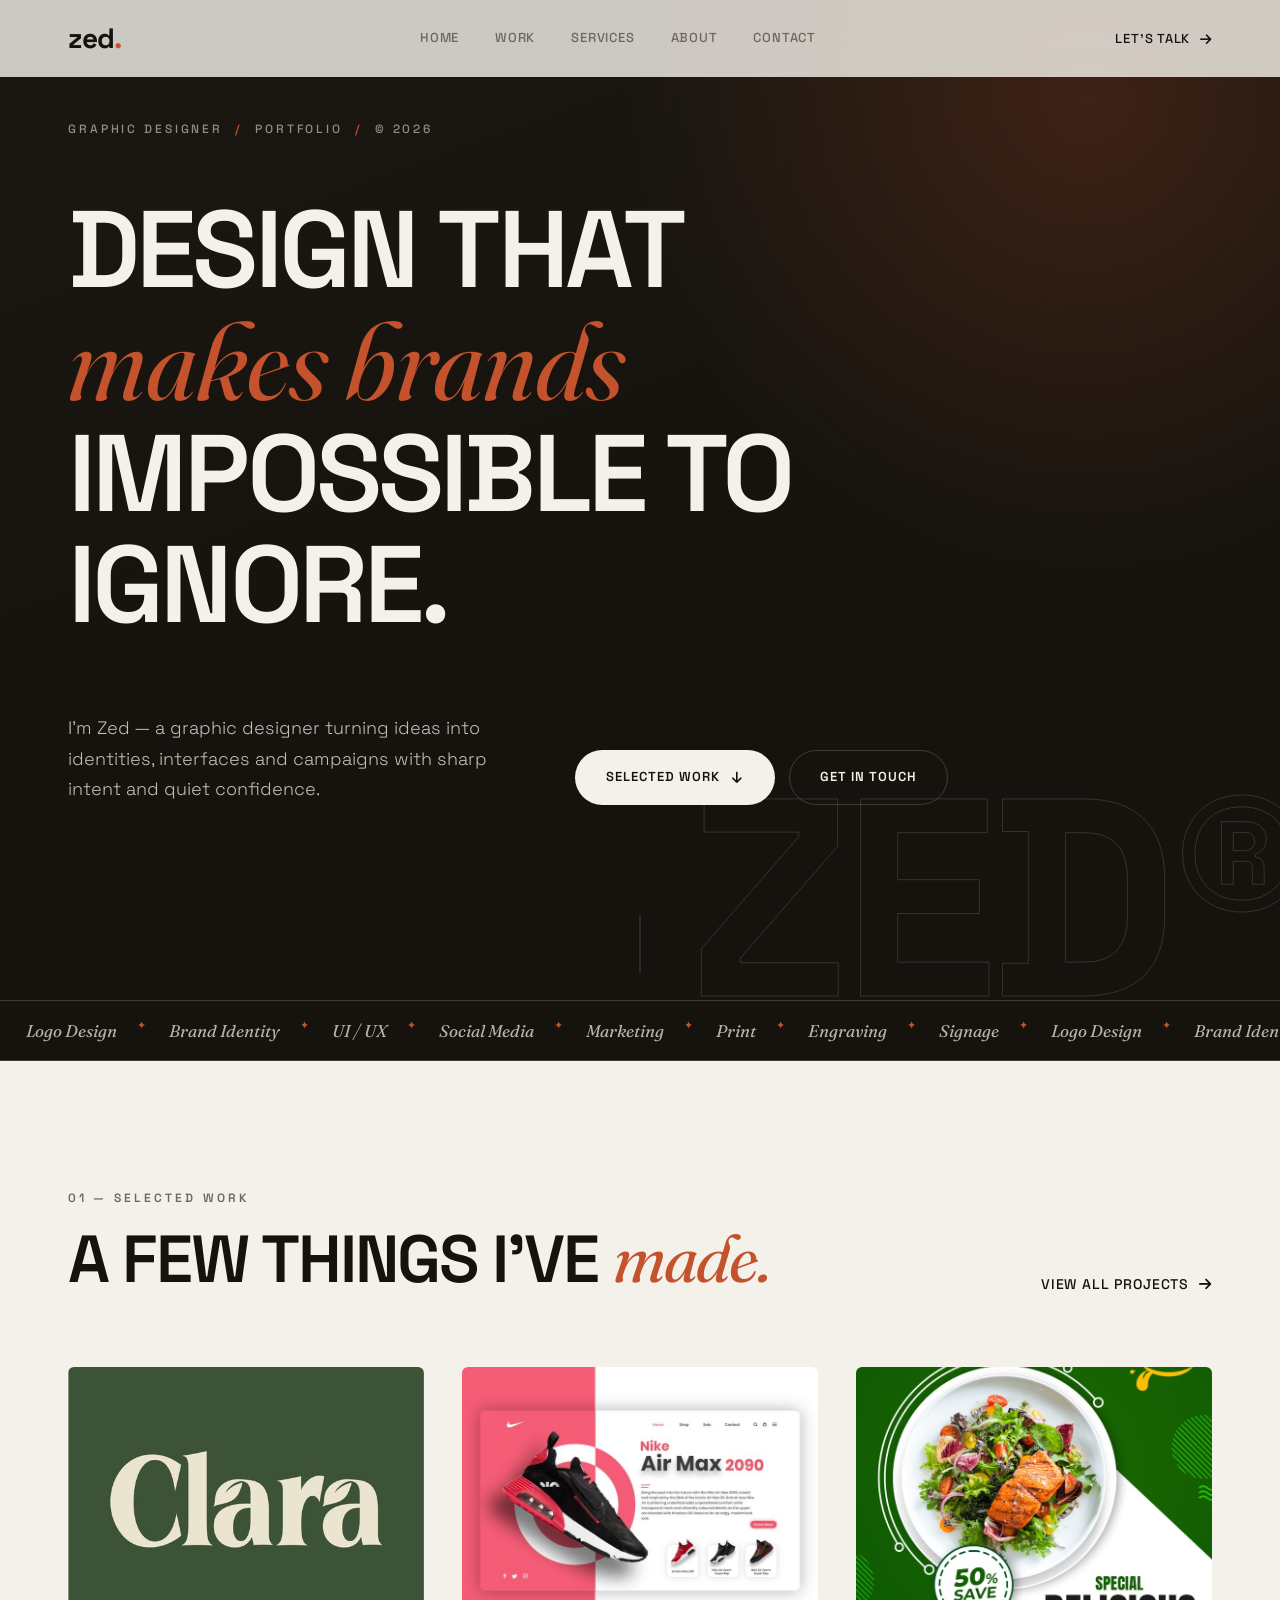
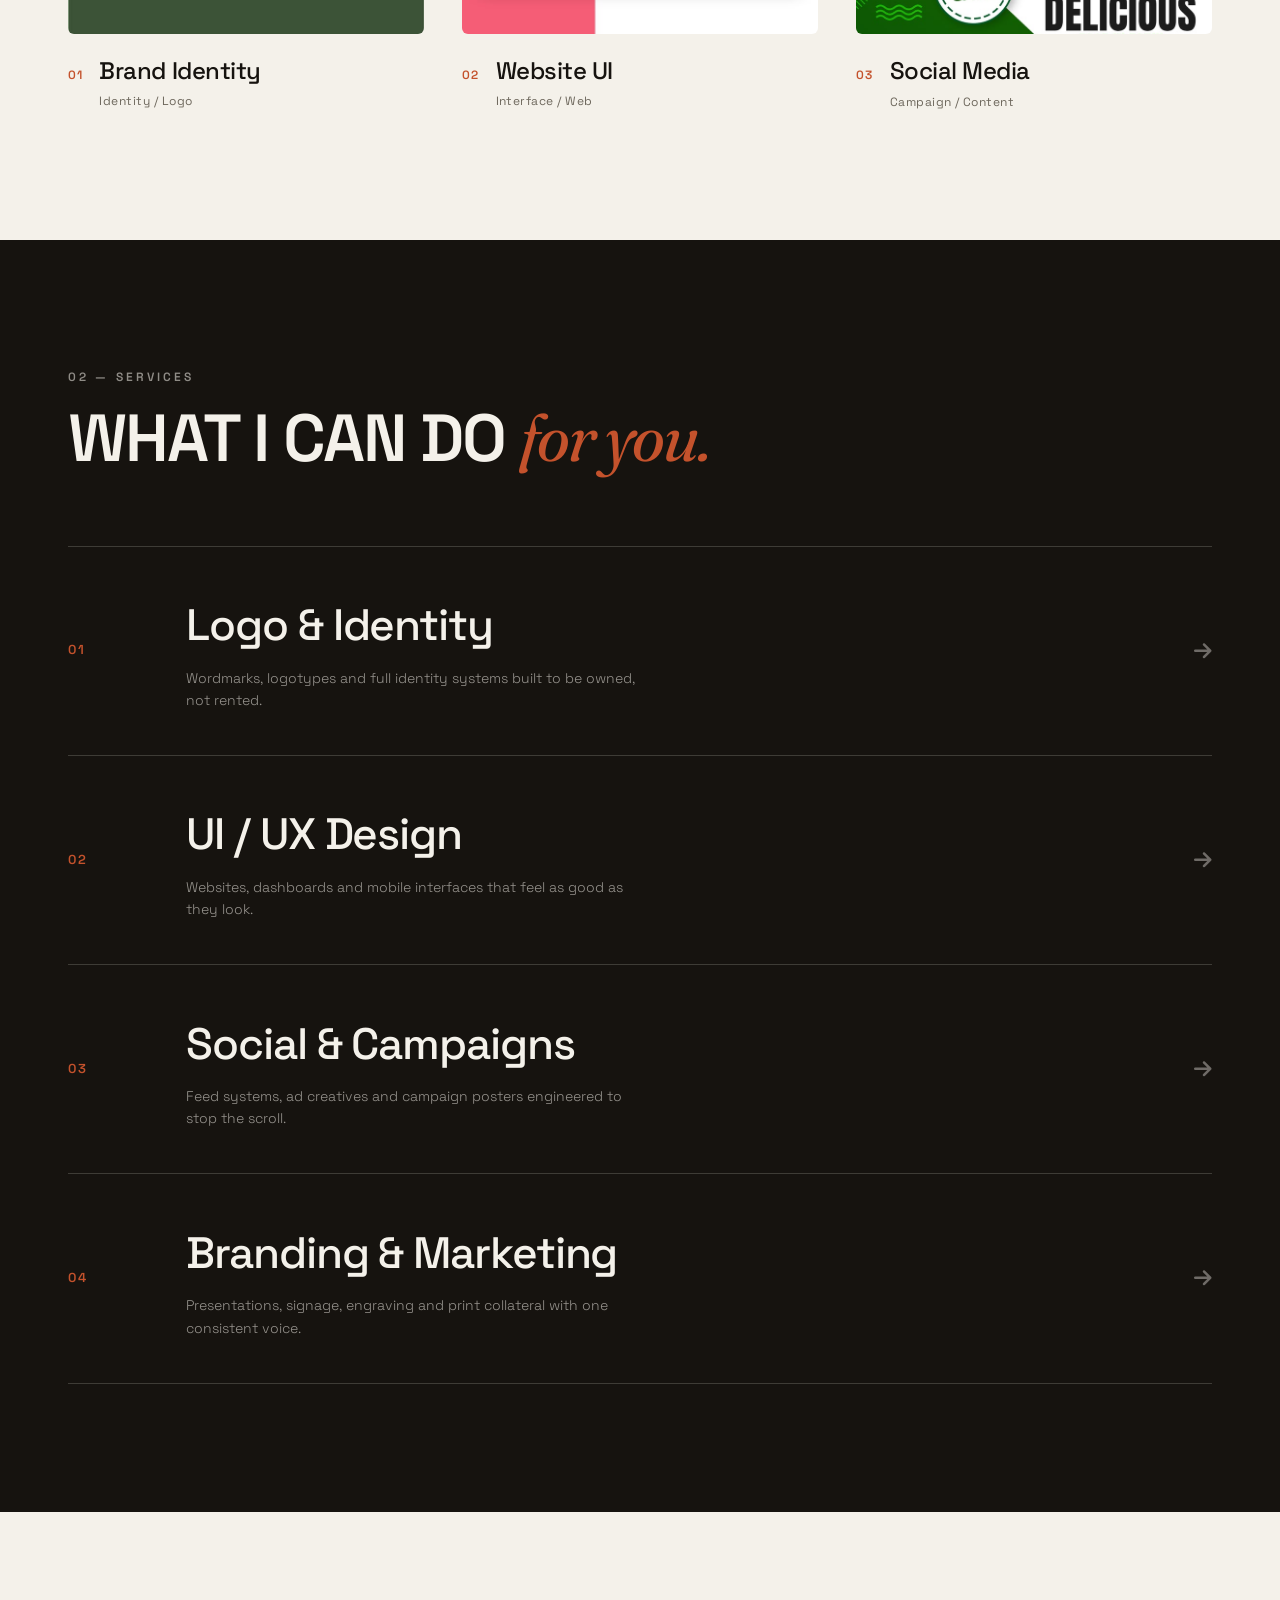
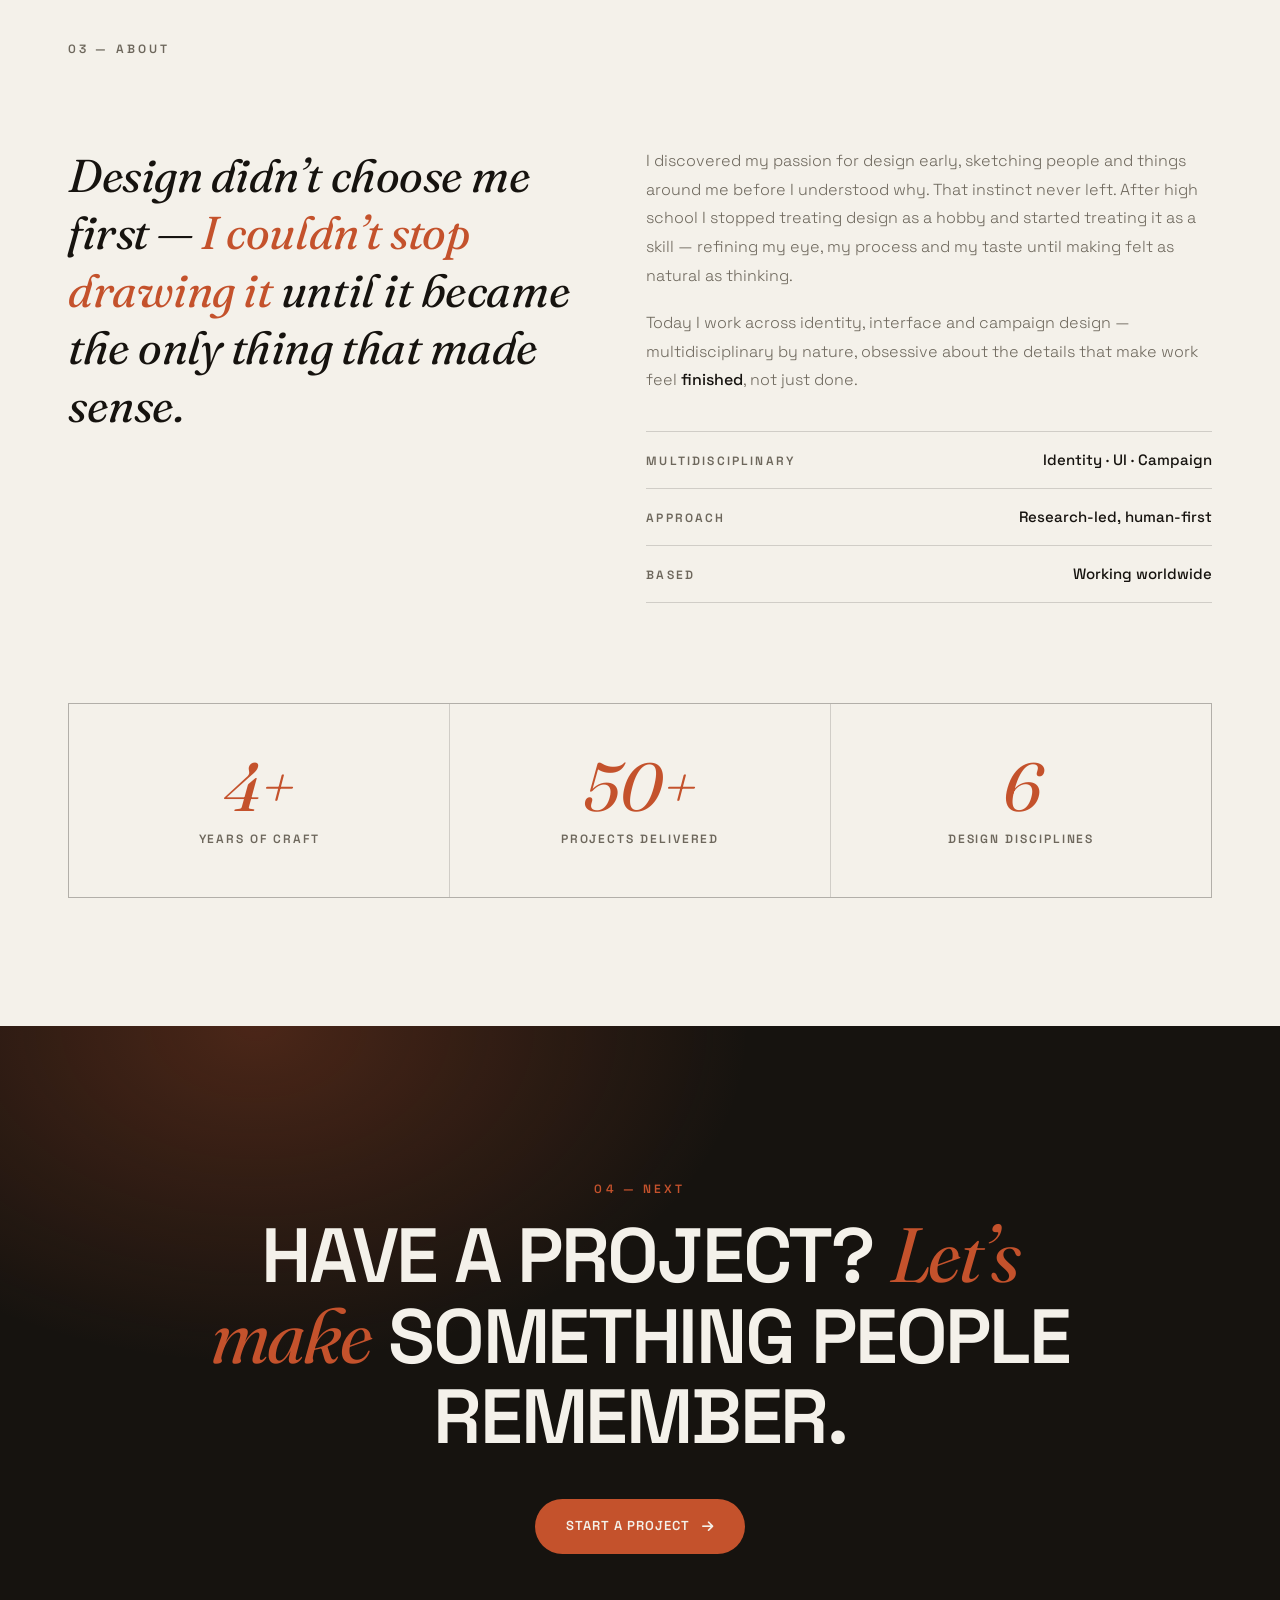
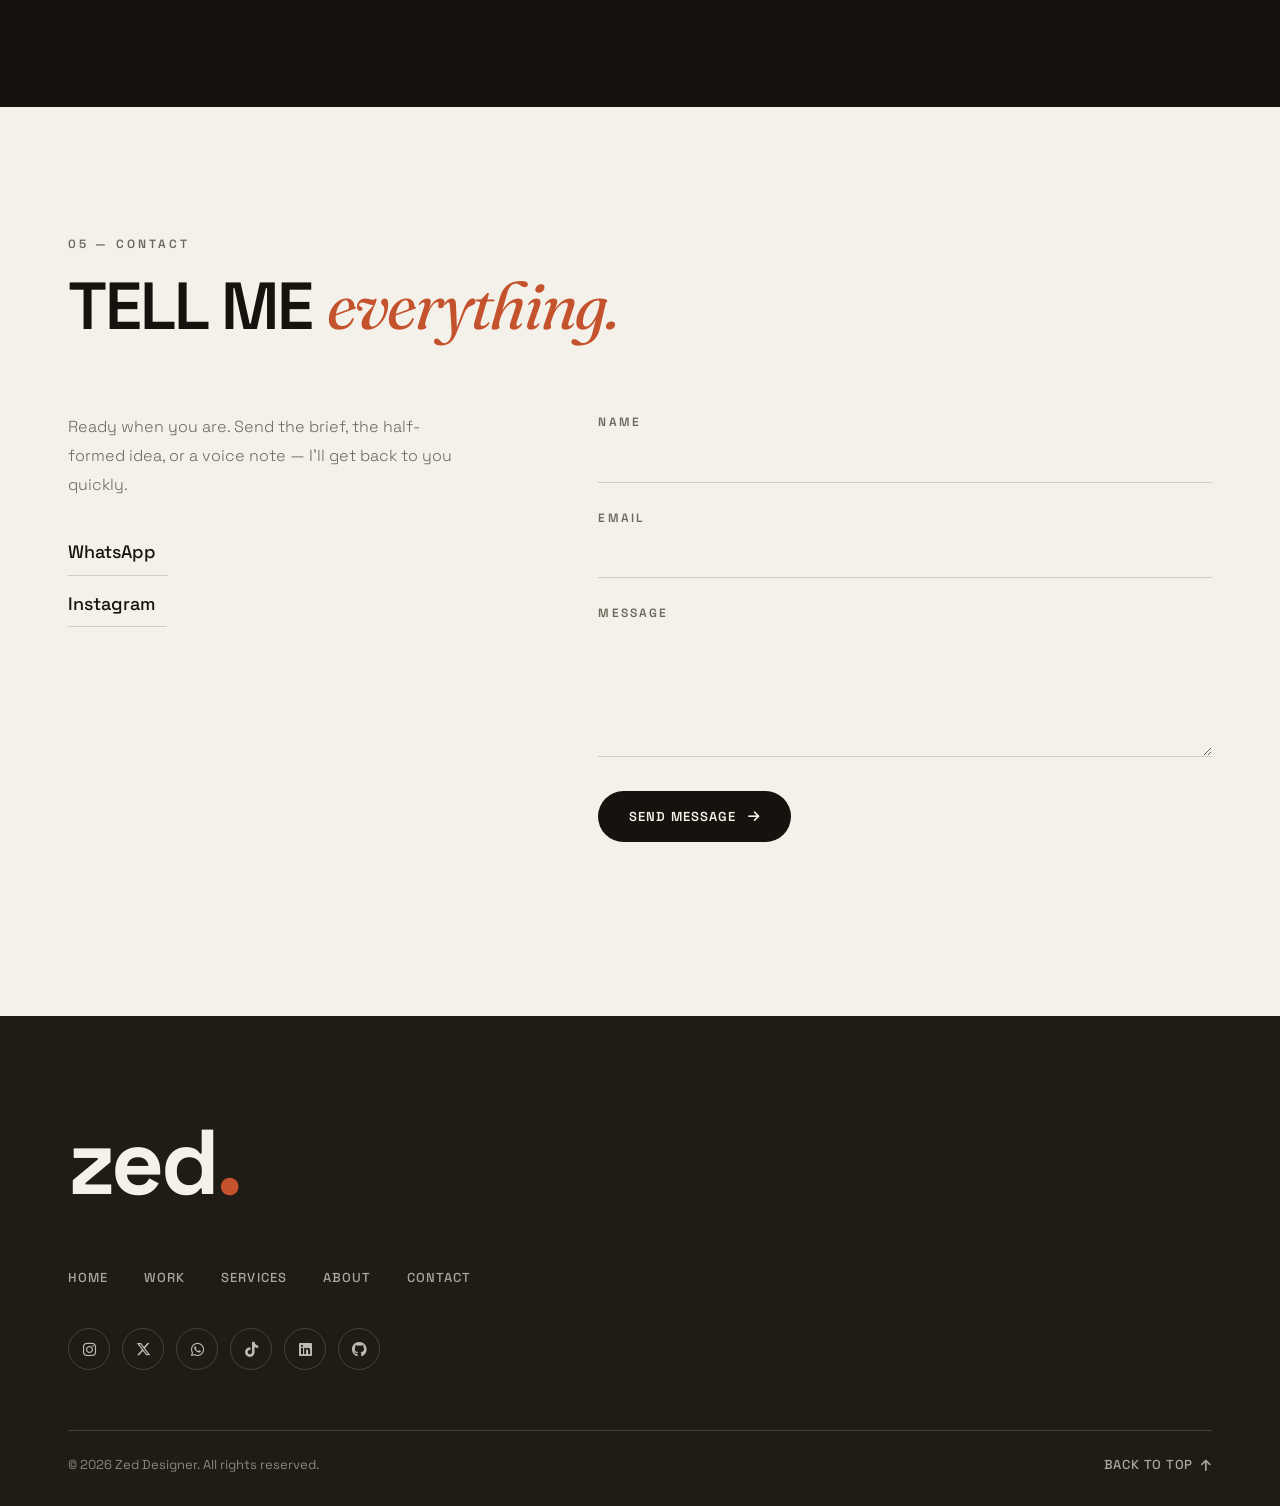
<file: index.html>
<!DOCTYPE html>
<html lang="en">
<head>
  <meta charset="UTF-8">
  <meta name="viewport" content="width=device-width, initial-scale=1.0">
  <title>Zed — Graphic Designer</title>
  <meta name="description" content="Zed is a graphic designer crafting brand identities, interfaces and campaign visuals that people remember.">
  <meta property="og:title" content="Zed — Graphic Designer">
  <meta property="og:description" content="Brand identity, UI/UX and social design studio by Zed.">
  <meta property="og:type" content="website">
  <meta name="twitter:card" content="summary_large_image">
  <link rel="icon" href="data:image/svg+xml,%3Csvg xmlns='http://www.w3.org/2000/svg' viewBox='0 0 64 64'%3E%3Crect width='64' height='64' rx='14' fill='%2316130f'/%3E%3Ctext x='32' y='45' font-family='Georgia' font-size='38' font-weight='600' font-style='italic' fill='%23f4f1ea' text-anchor='middle'%3Ezed%3C/text%3E%3C/svg%3E">
  <link rel="preconnect" href="https://fonts.googleapis.com">
  <link rel="preconnect" href="https://fonts.gstatic.com" crossorigin>
  <link href="https://fonts.googleapis.com/css2?family=Fraunces:ital,opsz,wght@1,9..144,300;1,9..144,400;1,9..144,500&family=Space+Grotesk:wght@300;400;500;600;700&display=swap" rel="stylesheet">
  <link rel="stylesheet" href="https://cdnjs.cloudflare.com/ajax/libs/font-awesome/6.5.0/css/all.min.css">
  <link rel="stylesheet" href="style.css">
</head>

<body class="page-home">

  <a class="skip-link" href="#main">Skip to main content</a>
  <div class="transition" aria-hidden="true"></div>

  <header class="site-header" id="siteHeader">
    <div class="container header-inner">
      <a class="logo" href="index.html" aria-label="Zed — home">
        <span>zed</span><i>.</i>
      </a>

      <nav class="nav" id="nav" aria-label="Main navigation">
        <a href="index.html">Home</a>
        <a href="work.html">Work</a>
        <a href="#services">Services</a>
        <a href="#about">About</a>
        <a href="#contact">Contact</a>
      </nav>

      <div class="header-cta">
        <a class="link-arrow" href="#contact">Let’s talk <i class="fa-solid fa-arrow-right" aria-hidden="true"></i></a>
      </div>

      <button class="menu-toggle" id="menuToggle" aria-label="Toggle menu" aria-expanded="false" aria-controls="nav">
        <span></span><span></span>
      </button>
    </div>
  </header>

  <main id="main">

    <section class="hero" id="top">
      <div class="container">
        <p class="hero-eyebrow reveal">Graphic Designer<span>/</span>Portfolio <span>/</span>© 2026</p>

        <h1 class="hero-title">
          <span class="line reveal">Design that</span>
          <span class="line reveal"><i>makes brands</i></span>
          <span class="line reveal">impossible to ignore.</span>
        </h1>

        <div class="hero-bottom">
          <p class="hero-intro reveal">
            I’m Zed — a graphic designer turning ideas into
            identities, interfaces and campaigns with sharp intent
            and quiet confidence.
          </p>

          <div class="hero-actions reveal">
            <a class="btn btn-light" href="#work">Selected work <i class="fa-solid fa-arrow-down" aria-hidden="true"></i></a>
            <a class="btn btn-ghost" href="#contact">Get in touch</a>
          </div>
        </div>

        <ul class="hero-meta reveal" aria-label="Availability">
          <li><span class="dot"></span> Available for new projects</li>
          <li>Brand identity</li>
          <li>UI / UX</li>
          <li>Social &amp; campaigns</li>
        </ul>
      </div>

      <div class="hero-ghost" aria-hidden="true">ZED®</div>
      <a class="scroll-cue" href="#work" aria-label="Scroll to selected work">
        <span></span>
      </a>
    </section>

    <div class="marquee" aria-hidden="true">
      <div class="marquee-track">
        <span>Logo Design</span><span>Brand Identity</span><span>UI / UX</span><span>Social Media</span><span>Marketing</span><span>Print</span><span>Engraving</span><span>Signage</span><span>Logo Design</span><span>Brand Identity</span><span>UI / UX</span><span>Social Media</span><span>Marketing</span><span>Print</span><span>Engraving</span><span>Signage</span>
      </div>
    </div>

    <section class="section work-section" id="work">
      <div class="container">
        <div class="section-head reveal">
          <div>
            <p class="kicker">01 — Selected Work</p>
            <h2>A few things I’ve <i>made.</i></h2>
          </div>
          <a class="link-arrow link-arrow--big" href="work.html">View all projects <i class="fa-solid fa-arrow-right" aria-hidden="true"></i></a>
        </div>

        <div class="work-grid">
          <article class="reveal">
            <a class="work-tile" href="work.html">
              <figure class="work-figure">
                <img src="brand identity (2).jpeg" alt="Brand identity system designed by Zed" loading="lazy">
                <span class="work-hover" aria-hidden="true">View case <i class="fa-solid fa-arrow-up-right"></i></span>
              </figure>
              <div class="work-meta">
                <span class="work-index">01</span>
                <h3>Brand Identity</h3>
                <span class="work-tag">Identity / Logo</span>
              </div>
            </a>
          </article>

          <article class="reveal" style="--delay:.1s">
            <a class="work-tile" href="work.html">
              <figure class="work-figure">
                <img src="website ui (2).jpeg" alt="Website interface design by Zed" loading="lazy">
                <span class="work-hover" aria-hidden="true">View case <i class="fa-solid fa-arrow-up-right"></i></span>
              </figure>
              <div class="work-meta">
                <span class="work-index">02</span>
                <h3>Website UI</h3>
                <span class="work-tag">Interface / Web</span>
              </div>
            </a>
          </article>

          <article class="reveal" style="--delay:.2s">
            <a class="work-tile" href="work.html">
              <figure class="work-figure">
                <img src="social media design.jpeg" alt="Social media campaign design by Zed" loading="lazy">
                <span class="work-hover" aria-hidden="true">View case <i class="fa-solid fa-arrow-up-right"></i></span>
              </figure>
              <div class="work-meta">
                <span class="work-index">03</span>
                <h3>Social Media</h3>
                <span class="work-tag">Campaign / Content</span>
              </div>
            </a>
          </article>
        </div>
      </div>
    </section>

    <section class="section services-section" id="services">
      <div class="container">
        <div class="section-head reveal">
          <div>
            <p class="kicker">02 — Services</p>
            <h2>What I can do <i>for you.</i></h2>
          </div>
        </div>

        <ol class="services-list">
          <li class="reveal">
            <a href="#contact">
              <span class="svc-num">01</span>
              <div class="svc-main">
                <h3>Logo &amp; Identity</h3>
                <p>Wordmarks, logotypes and full identity systems built to be owned, not rented.</p>
              </div>
              <span class="svc-arrow"><i class="fa-solid fa-arrow-right" aria-hidden="true"></i></span>
            </a>
          </li>
          <li class="reveal" style="--delay:.05s">
            <a href="#contact">
              <span class="svc-num">02</span>
              <div class="svc-main">
                <h3>UI / UX Design</h3>
                <p>Websites, dashboards and mobile interfaces that feel as good as they look.</p>
              </div>
              <span class="svc-arrow"><i class="fa-solid fa-arrow-right" aria-hidden="true"></i></span>
            </a>
          </li>
          <li class="reveal" style="--delay:.1s">
            <a href="#contact">
              <span class="svc-num">03</span>
              <div class="svc-main">
                <h3>Social &amp; Campaigns</h3>
                <p>Feed systems, ad creatives and campaign posters engineered to stop the scroll.</p>
              </div>
              <span class="svc-arrow"><i class="fa-solid fa-arrow-right" aria-hidden="true"></i></span>
            </a>
          </li>
          <li class="reveal" style="--delay:.15s">
            <a href="#contact">
              <span class="svc-num">04</span>
              <div class="svc-main">
                <h3>Branding &amp; Marketing</h3>
                <p>Presentations, signage, engraving and print collateral with one consistent voice.</p>
              </div>
              <span class="svc-arrow"><i class="fa-solid fa-arrow-right" aria-hidden="true"></i></span>
            </a>
          </li>
        </ol>
      </div>
    </section>

    <section class="section about-section" id="about">
      <div class="container">
        <div class="section-head reveal">
          <p class="kicker">03 — About</p>
        </div>

        <div class="about-grid">
          <p class="about-quote reveal">
            Design didn’t choose me first — <i>I couldn’t stop drawing it</i> until it became the only thing that made sense.
          </p>

          <div class="about-copy">
            <p class="reveal">
              I discovered my passion for design early, sketching people and things around me before
              I understood why. That instinct never left. After high school I stopped treating design
              as a hobby and started treating it as a skill — refining my eye, my process and my
              taste until making felt as natural as thinking.
            </p>
            <p class="reveal">
              Today I work across identity, interface and campaign design — multidisciplinary by nature,
              obsessive about the details that make work feel <em>finished</em>, not just done.
            </p>

            <ul class="about-facts">
              <li class="reveal"><span>Multidisciplinary</span><strong>Identity · UI · Campaign</strong></li>
              <li class="reveal"><span>Approach</span><strong>Research-led, human-first</strong></li>
              <li class="reveal"><span>Based</span><strong>Working worldwide</strong></li>
            </ul>
          </div>
        </div>

        <div class="stats reveal">
          <div class="stat"><strong>4+</strong><span>Years of craft</span></div>
          <div class="stat"><strong>50+</strong><span>Projects delivered</span></div>
          <div class="stat"><strong>6</strong><span>Design disciplines</span></div>
        </div>
      </div>
    </section>

    <section class="cta-section" id="cta">
      <div class="container">
        <p class="kicker reveal" style="color:var(--accent)">04 — Next</p>
        <h2 class="reveal">Have a project? <i>Let’s make</i> something people remember.</h2>
        <a class="btn btn-accent reveal" href="#contact">Start a project <i class="fa-solid fa-arrow-right" aria-hidden="true"></i></a>
      </div>
    </section>

    <section class="section contact-section" id="contact">
      <div class="container">
        <div class="section-head reveal">
          <div>
            <p class="kicker">05 — Contact</p>
            <h2>Tell me <i>everything.</i></h2>
          </div>
        </div>

        <div class="contact-grid">
          <div class="contact-info">
            <p class="reveal">
              Ready when you are. Send the brief, the half-formed idea, or a
              voice note — I’ll get back to you quickly.
            </p>

            <div class="contact-channels reveal">
              <a href="https://wa.me/qr/5HLQVSSQND4LG1" target="_blank" rel="noopener noreferrer">WhatsApp <i class="fa-solid fa-arrow-up-right" aria-hidden="true"></i></a>
              <a href="https://www.instagram.com/felix.simon.zed?igsh=ODFnOGdocjBvazc=" target="_blank" rel="noopener noreferrer">Instagram <i class="fa-solid fa-arrow-up-right" aria-hidden="true"></i></a>
            </div>
          </div>

          <form class="contact-form reveal" novalidate>
            <div class="field">
              <label for="name">Name</label>
              <input type="text" id="name" name="name" autocomplete="name" required>
            </div>
            <div class="field">
              <label for="email">Email</label>
              <input type="email" id="email" name="email" autocomplete="email" required>
            </div>
            <div class="field">
              <label for="message">Message</label>
              <textarea id="message" name="message" rows="5" required></textarea>
            </div>
            <button class="btn btn-dark" type="button" onclick="sendMessage()">Send message <i class="fa-solid fa-arrow-right" aria-hidden="true"></i></button>
            <p class="form-status" id="response" role="status" aria-live="polite"></p>
          </form>
        </div>
      </div>
    </section>

  </main>

  <footer class="site-footer" id="footer">
    <div class="container">
      <a class="footer-brand" href="#top"><span>zed</span><i>.</i></a>

      <nav class="footer-nav" aria-label="Footer navigation">
        <a href="index.html">Home</a>
        <a href="work.html">Work</a>
        <a href="#services">Services</a>
        <a href="#about">About</a>
        <a href="#contact">Contact</a>
      </nav>

      <ul class="footer-socials">
        <li><a href="https://www.instagram.com/felix.simon.zed?igsh=ODFnOGdocjBvazc=" target="_blank" rel="noopener noreferrer" aria-label="Instagram"><i class="fa-brands fa-instagram"></i></a></li>
        <li><a href="https://x.com/Socialprince7?t=-RM1I7BO3xX-REW-ccS9wA&s=09" target="_blank" rel="noopener noreferrer" aria-label="X (Twitter)"><i class="fa-brands fa-x-twitter"></i></a></li>
        <li><a href="https://wa.me/qr/5HLQVSSQND4LG1" target="_blank" rel="noopener noreferrer" aria-label="WhatsApp"><i class="fa-brands fa-whatsapp"></i></a></li>
        <li><a href="https://www.tiktok.com/@4zed2zed?_t=8rCYGFppRbT&_r=1" target="_blank" rel="noopener noreferrer" aria-label="TikTok"><i class="fa-brands fa-tiktok"></i></a></li>
        <li><a href="https://www.linkedin.com/in/felix-simon-9a4461257?utm_source=share&utm_campaign=share_via&utm_content=profile&utm_medium=android_app" target="_blank" rel="noopener noreferrer" aria-label="LinkedIn"><i class="fa-brands fa-linkedin"></i></a></li>
        <li><a href="https://github.com/ZEDFELIX" target="_blank" rel="noopener noreferrer" aria-label="GitHub"><i class="fa-brands fa-github"></i></a></li>
      </ul>

      <div class="footer-bottom">
        <p>© <span id="year">2026</span> Zed Designer. All rights reserved.</p>
        <a class="to-top" href="#top">Back to top <i class="fa-solid fa-arrow-up" aria-hidden="true"></i></a>
      </div>
    </div>
  </footer>

  <script src="script.js"></script>
</body>
</html>
</file>
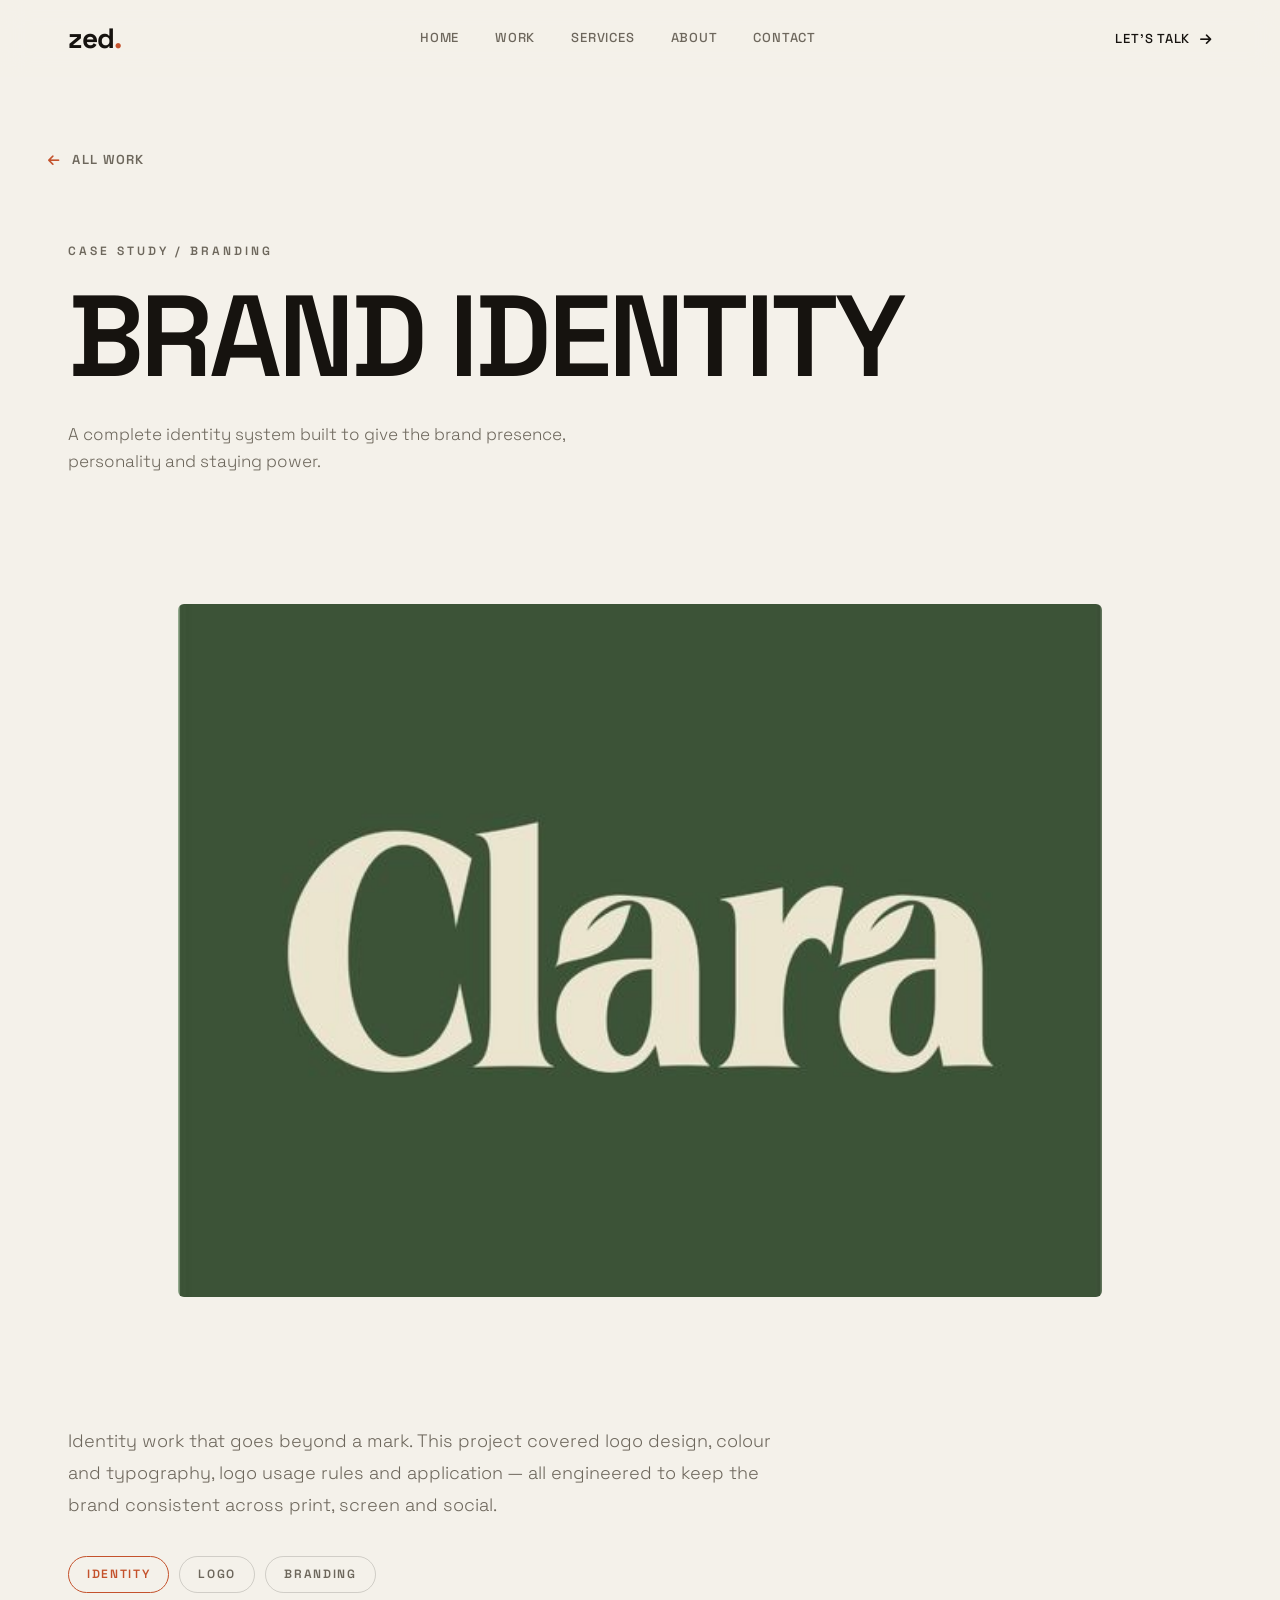
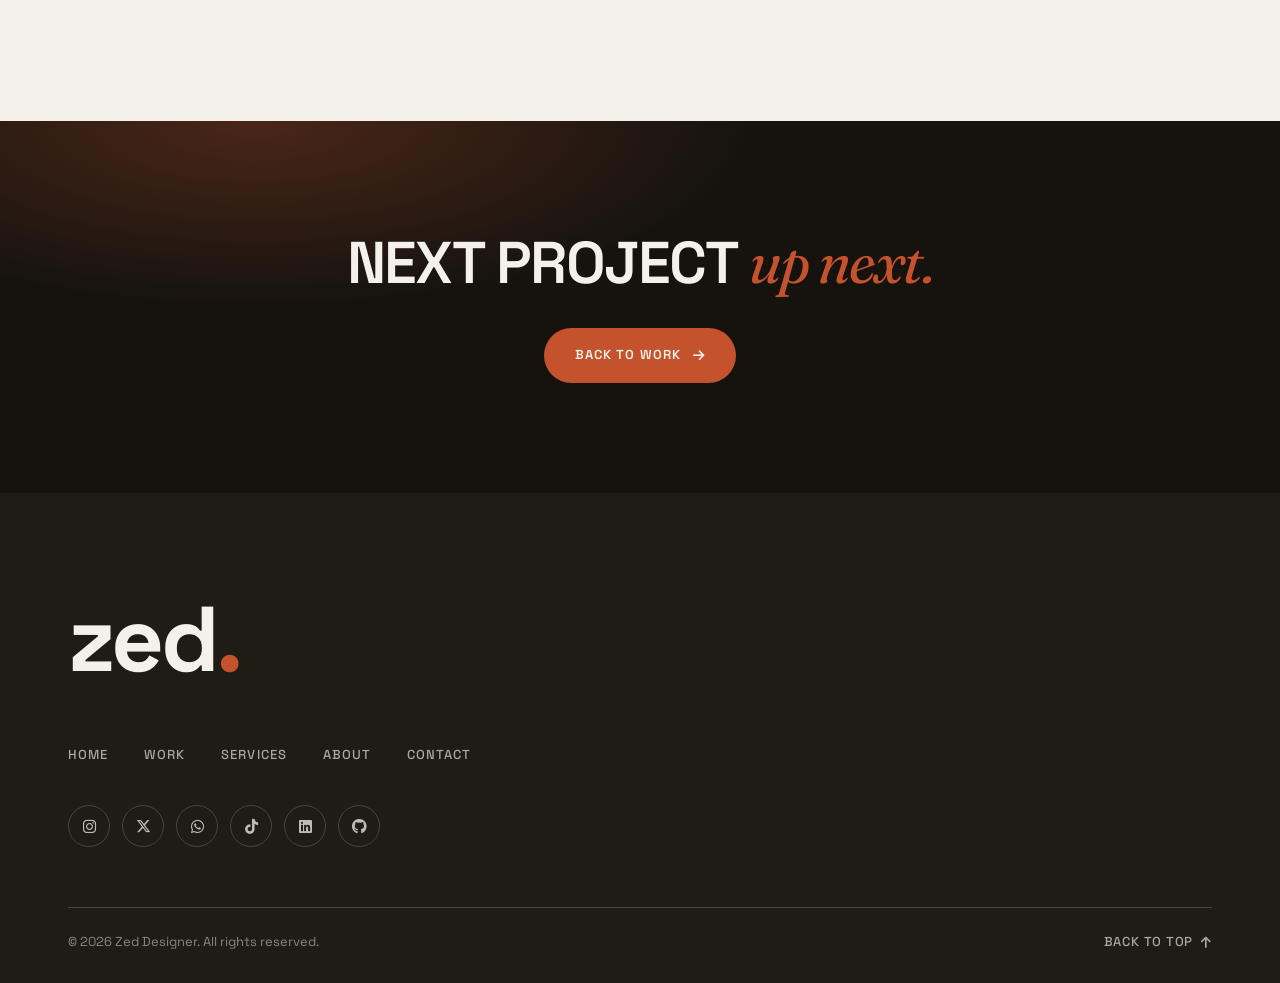
<file: case.html>
<!DOCTYPE html>
<html lang="en">
<head>
  <meta charset="UTF-8">
  <meta name="viewport" content="width=device-width, initial-scale=1.0">
  <title>Case Study — Zed | Graphic Designer</title>
  <meta name="description" content="A closer look at a design project by Zed.">
  <meta property="og:title" content="Case Study — Zed | Graphic Designer">
  <meta property="og:description" content="A closer look at a design project by Zed.">
  <meta property="og:type" content="website">
  <meta name="twitter:card" content="summary_large_image">
  <link rel="icon" href="data:image/svg+xml,%3Csvg xmlns='http://www.w3.org/2000/svg' viewBox='0 0 64 64'%3E%3Crect width='64' height='64' rx='14' fill='%2316130f'/%3E%3Ctext x='32' y='45' font-family='Georgia' font-size='38' font-weight='600' font-style='italic' fill='%23f4f1ea' text-anchor='middle'%3Ezed%3C/text%3E%3C/svg%3E">
  <link rel="preconnect" href="https://fonts.googleapis.com">
  <link rel="preconnect" href="https://fonts.gstatic.com" crossorigin>
  <link href="https://fonts.googleapis.com/css2?family=Fraunces:ital,opsz,wght@1,9..144,300;1,9..144,400;1,9..144,500&family=Space+Grotesk:wght@300;400;500;600;700&display=swap" rel="stylesheet">
  <link rel="stylesheet" href="https://cdnjs.cloudflare.com/ajax/libs/font-awesome/6.5.0/css/all.min.css">
  <link rel="stylesheet" href="style.css">
</head>

<body class="page-case">

  <a class="skip-link" href="#main">Skip to main content</a>
  <div class="transition" aria-hidden="true"></div>

  <header class="site-header" id="siteHeader">
    <div class="container header-inner">
      <a class="logo" href="index.html" aria-label="Zed — home">
        <span>zed</span><i>.</i>
      </a>

      <nav class="nav" id="nav" aria-label="Main navigation">
        <a href="index.html">Home</a>
        <a href="work.html">Work</a>
        <a href="index.html#services">Services</a>
        <a href="index.html#about">About</a>
        <a href="index.html#contact">Contact</a>
      </nav>

      <div class="header-cta">
        <a class="link-arrow" href="index.html#contact">Let’s talk <i class="fa-solid fa-arrow-right" aria-hidden="true"></i></a>
      </div>

      <button class="menu-toggle" id="menuToggle" aria-label="Toggle menu" aria-expanded="false" aria-controls="nav">
        <span></span><span></span>
      </button>
    </div>
  </header>

  <main id="main">

    <a class="back-link reveal" href="work.html"><i class="fa-solid fa-arrow-left" aria-hidden="true"></i> All work</a>

    <section class="case-hero">
      <div class="container">
        <p class="kicker reveal" id="caseKicker">Case Study</p>
        <h1 class="page-title reveal" id="caseTitle">Project</h1>
        <p class="page-intro reveal" id="caseDesc">Loading…</p>
      </div>
    </section>

    <section class="section">
      <div class="container case-media">
        <figure class="case-frame reveal">
          <img id="caseImage" src="brand identity (2).jpeg" alt="">
        </figure>
      </div>
    </section>

    <section class="section case-details">
      <div class="container">
        <div class="case-summary reveal" id="caseSummary"></div>
        <ul class="case-tags reveal" id="caseTags"></ul>
      </div>
    </section>

    <section class="cta-section cta-section--small">
      <div class="container">
        <h2 class="reveal">Next project <i>up next.</i></h2>
        <a class="btn btn-accent reveal" href="work.html">Back to work <i class="fa-solid fa-arrow-right" aria-hidden="true"></i></a>
      </div>
    </section>

  </main>

  <footer class="site-footer">
    <div class="container">
      <a class="footer-brand" href="index.html"><span>zed</span><i>.</i></a>

      <nav class="footer-nav" aria-label="Footer navigation">
        <a href="index.html">Home</a>
        <a href="work.html">Work</a>
        <a href="index.html#services">Services</a>
        <a href="index.html#about">About</a>
        <a href="index.html#contact">Contact</a>
      </nav>

      <ul class="footer-socials">
        <li><a href="https://www.instagram.com/felix.simon.zed?igsh=ODFnOGdocjBvazc=" target="_blank" rel="noopener noreferrer" aria-label="Instagram"><i class="fa-brands fa-instagram"></i></a></li>
        <li><a href="https://x.com/Socialprince7?t=-RM1I7BO3xX-REW-ccS9wA&s=09" target="_blank" rel="noopener noreferrer" aria-label="X (Twitter)"><i class="fa-brands fa-x-twitter"></i></a></li>
        <li><a href="https://wa.me/qr/5HLQVSSQND4LG1" target="_blank" rel="noopener noreferrer" aria-label="WhatsApp"><i class="fa-brands fa-whatsapp"></i></a></li>
        <li><a href="https://www.tiktok.com/@4zed2zed?_t=8rCYGFppRbT&_r=1" target="_blank" rel="noopener noreferrer" aria-label="TikTok"><i class="fa-brands fa-tiktok"></i></a></li>
        <li><a href="https://www.linkedin.com/in/felix-simon-9a4461257?utm_source=share&utm_campaign=share_via&utm_content=profile&utm_medium=android_app" target="_blank" rel="noopener noreferrer" aria-label="LinkedIn"><i class="fa-brands fa-linkedin"></i></a></li>
        <li><a href="https://github.com/ZEDFELIX" target="_blank" rel="noopener noreferrer" aria-label="GitHub"><i class="fa-brands fa-github"></i></a></li>
      </ul>

      <div class="footer-bottom">
        <p>© <span class="year">2026</span> Zed Designer. All rights reserved.</p>
        <a class="to-top" href="#top">Back to top <i class="fa-solid fa-arrow-up" aria-hidden="true"></i></a>
      </div>
    </div>
  </footer>

  <script src="script.js"></script>
</body>
</html>
</file>
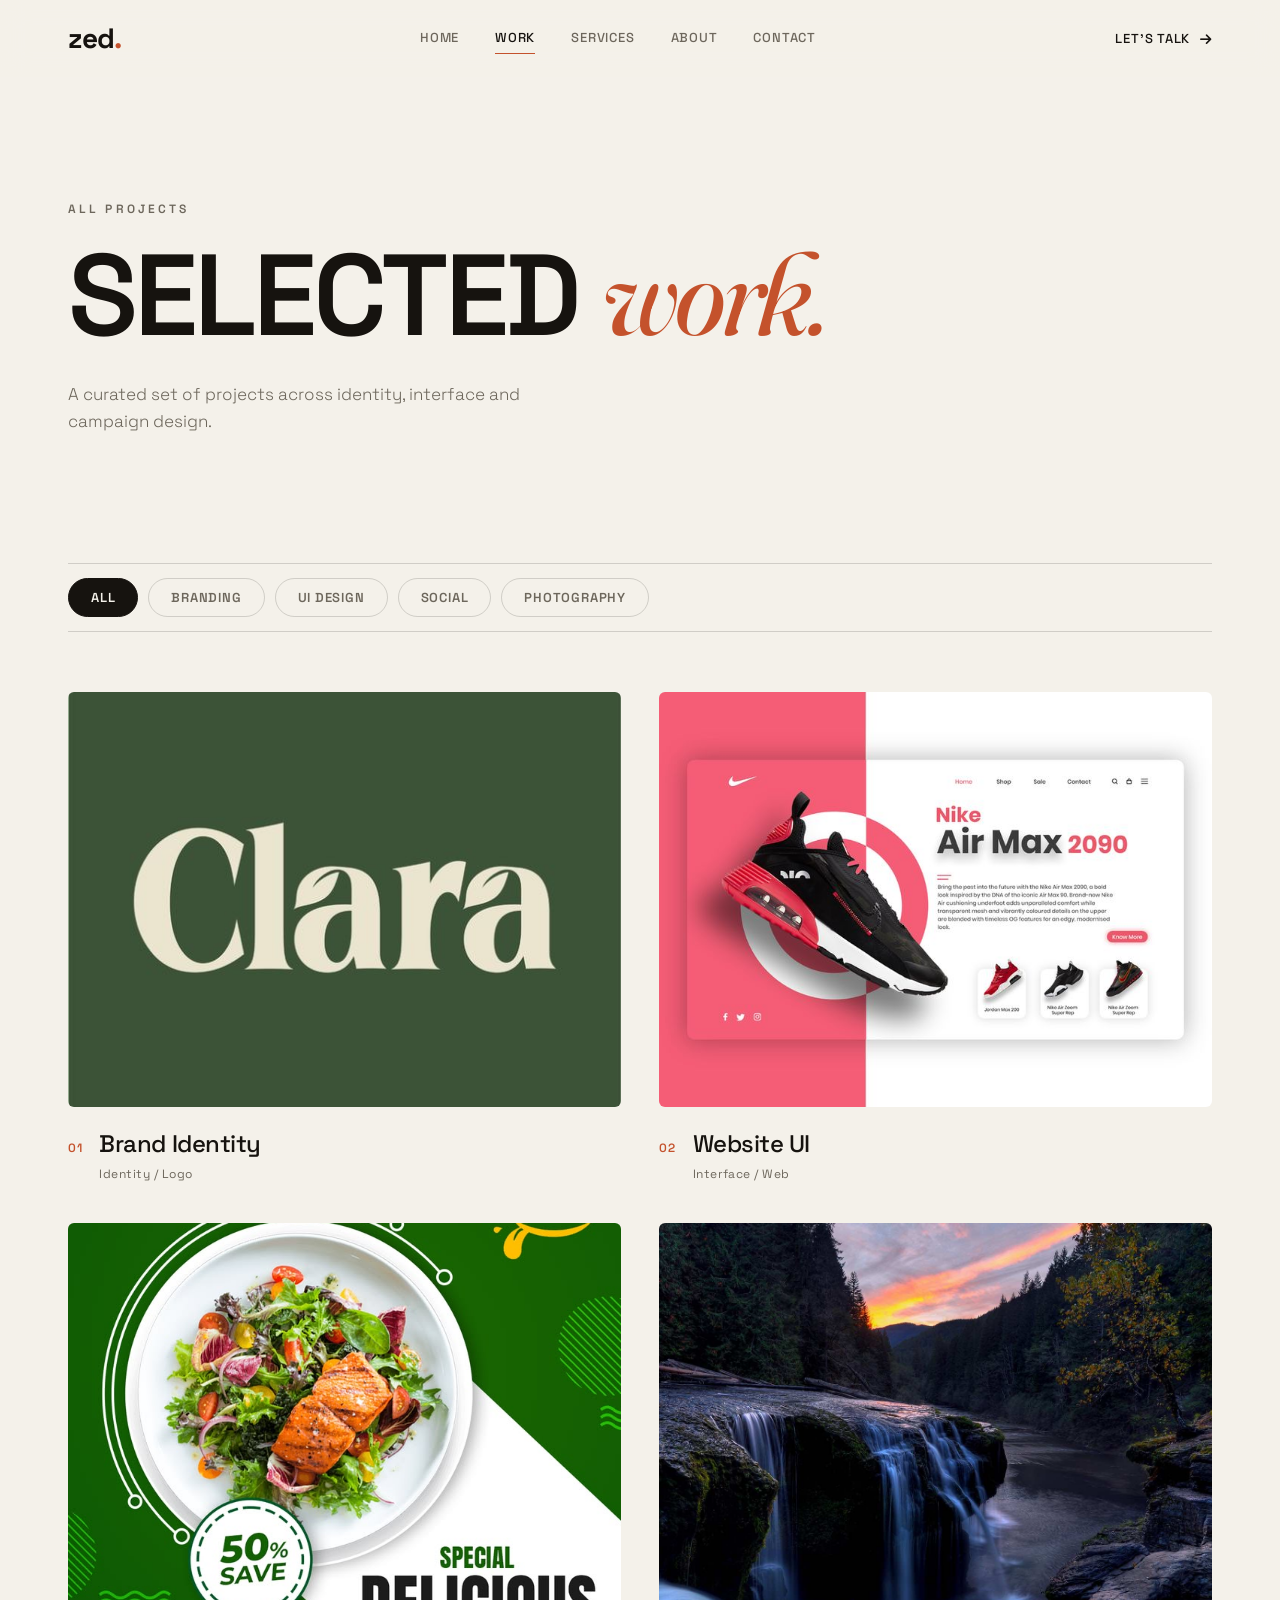
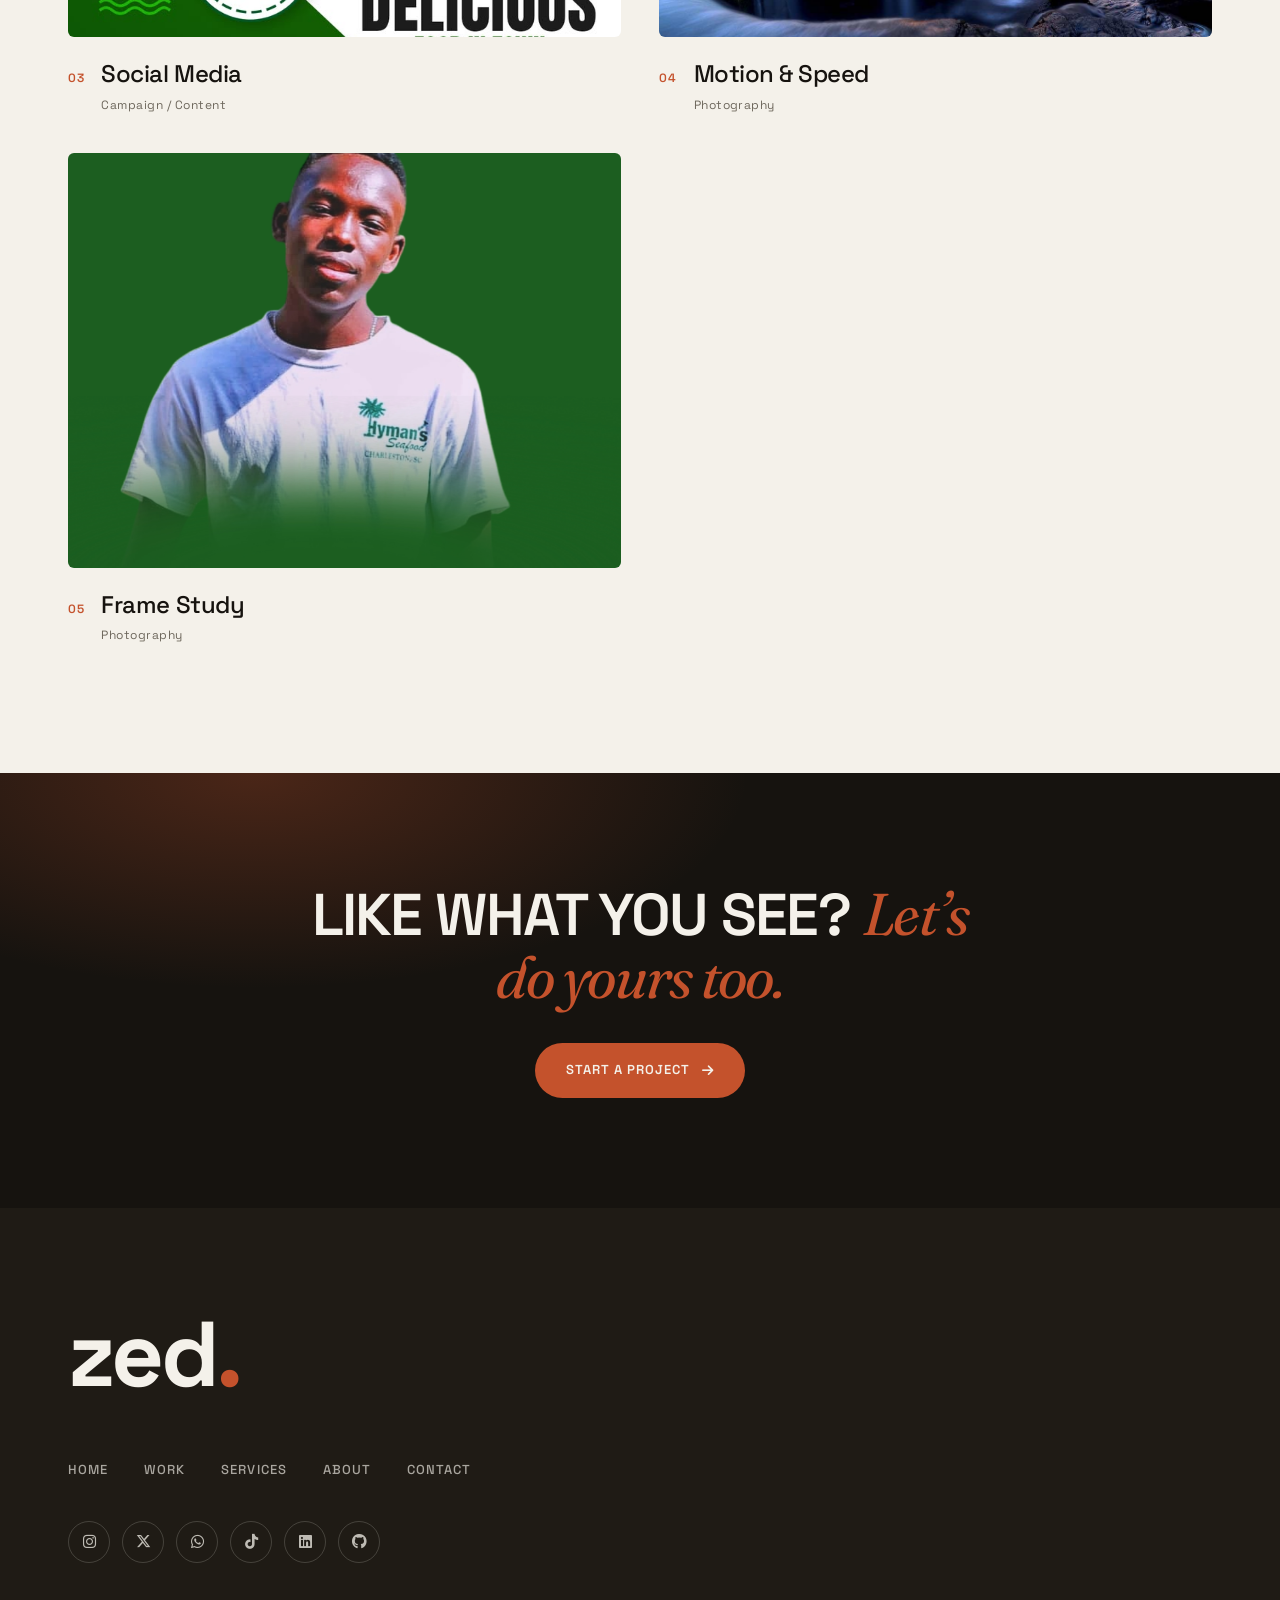
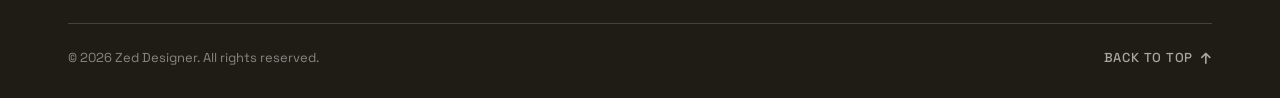
<file: work.html>
<!DOCTYPE html>
<html lang="en">
<head>
  <meta charset="UTF-8">
  <meta name="viewport" content="width=device-width, initial-scale=1.0">
  <title>Work — Zed | Graphic Designer</title>
  <meta name="description" content="Selected design projects by Zed — brand identity, UI/UX, social media and photography.">
  <meta property="og:title" content="Work — Zed | Graphic Designer">
  <meta property="og:description" content="Selected design projects by Zed.">
  <meta property="og:type" content="website">
  <meta name="twitter:card" content="summary_large_image">
  <link rel="icon" href="data:image/svg+xml,%3Csvg xmlns='http://www.w3.org/2000/svg' viewBox='0 0 64 64'%3E%3Crect width='64' height='64' rx='14' fill='%2316130f'/%3E%3Ctext x='32' y='45' font-family='Georgia' font-size='38' font-weight='600' font-style='italic' fill='%23f4f1ea' text-anchor='middle'%3Ezed%3C/text%3E%3C/svg%3E">
  <link rel="preconnect" href="https://fonts.googleapis.com">
  <link rel="preconnect" href="https://fonts.gstatic.com" crossorigin>
  <link href="https://fonts.googleapis.com/css2?family=Fraunces:ital,opsz,wght@1,9..144,300;1,9..144,400;1,9..144,500&family=Space+Grotesk:wght@300;400;500;600;700&display=swap" rel="stylesheet">
  <link rel="stylesheet" href="https://cdnjs.cloudflare.com/ajax/libs/font-awesome/6.5.0/css/all.min.css">
  <link rel="stylesheet" href="style.css">
</head>

<body class="page-work">

  <a class="skip-link" href="#main">Skip to main content</a>
  <div class="transition" aria-hidden="true"></div>

  <header class="site-header" id="siteHeader">
    <div class="container header-inner">
      <a class="logo" href="index.html" aria-label="Zed — home">
        <span>zed</span><i>.</i>
      </a>

      <nav class="nav" id="nav" aria-label="Main navigation">
        <a href="index.html">Home</a>
        <a href="work.html" aria-current="page">Work</a>
        <a href="index.html#services">Services</a>
        <a href="index.html#about">About</a>
        <a href="index.html#contact">Contact</a>
      </nav>

      <div class="header-cta">
        <a class="link-arrow" href="index.html#contact">Let’s talk <i class="fa-solid fa-arrow-right" aria-hidden="true"></i></a>
      </div>

      <button class="menu-toggle" id="menuToggle" aria-label="Toggle menu" aria-expanded="false" aria-controls="nav">
        <span></span><span></span>
      </button>
    </div>
  </header>

  <main id="main">

    <section class="page-hero">
      <div class="container">
        <p class="kicker reveal">All Projects</p>
        <h1 class="page-title reveal">Selected <i>work.</i></h1>
        <p class="page-intro reveal">
          A curated set of projects across identity, interface and campaign design.
        </p>
      </div>
    </section>

    <section class="section work-section">
      <div class="container">

        <div class="filter-bar reveal" role="group" aria-label="Filter projects">
          <button class="filter-btn is-active" data-filter="all" onclick="filterWork('all', this)" aria-pressed="true">All</button>
          <button class="filter-btn" data-filter="brand" onclick="filterWork('brand', this)" aria-pressed="false">Branding</button>
          <button class="filter-btn" data-filter="ui" onclick="filterWork('ui', this)" aria-pressed="false">UI Design</button>
          <button class="filter-btn" data-filter="social" onclick="filterWork('social', this)" aria-pressed="false">Social</button>
          <button class="filter-btn" data-filter="photo" onclick="filterWork('photo', this)" aria-pressed="false">Photography</button>
        </div>

        <div class="work-grid work-grid--big">
          <article class="reveal" data-type="brand">
            <a class="work-tile" href="case.html?type=brand">
              <figure class="work-figure">
                <img src="brand identity (2).jpeg" alt="Brand identity system designed by Zed" loading="lazy">
                <span class="work-hover" aria-hidden="true">View case <i class="fa-solid fa-arrow-up-right"></i></span>
              </figure>
              <div class="work-meta">
                <span class="work-index">01</span>
                <h3>Brand Identity</h3>
                <span class="work-tag">Identity / Logo</span>
              </div>
            </a>
          </article>

          <article class="reveal" data-type="ui" style="--delay:.05s">
            <a class="work-tile" href="case.html?type=ui">
              <figure class="work-figure">
                <img src="website ui (2).jpeg" alt="Website interface design by Zed" loading="lazy">
                <span class="work-hover" aria-hidden="true">View case <i class="fa-solid fa-arrow-up-right"></i></span>
              </figure>
              <div class="work-meta">
                <span class="work-index">02</span>
                <h3>Website UI</h3>
                <span class="work-tag">Interface / Web</span>
              </div>
            </a>
          </article>

          <article class="reveal" data-type="social" style="--delay:.1s">
            <a class="work-tile" href="case.html?type=social">
              <figure class="work-figure">
                <img src="social media design.jpeg" alt="Social media campaign design by Zed" loading="lazy">
                <span class="work-hover" aria-hidden="true">View case <i class="fa-solid fa-arrow-up-right"></i></span>
              </figure>
              <div class="work-meta">
                <span class="work-index">03</span>
                <h3>Social Media</h3>
                <span class="work-tag">Campaign / Content</span>
              </div>
            </a>
          </article>

          <article class="reveal" data-type="photo" style="--delay:.15s">
            <a class="work-tile" href="case.html?type=photo">
              <figure class="work-figure">
                <img src="F1.jpg" alt="Photography frame by Zed" loading="lazy">
                <span class="work-hover" aria-hidden="true">View case <i class="fa-solid fa-arrow-up-right"></i></span>
              </figure>
              <div class="work-meta">
                <span class="work-index">04</span>
                <h3>Motion &amp; Speed</h3>
                <span class="work-tag">Photography</span>
              </div>
            </a>
          </article>

          <article class="reveal" data-type="photo" style="--delay:.2s">
            <a class="work-tile" href="case.html?type=photo-2">
              <figure class="work-figure">
                <img src="20241107_190929.jpg" alt="Photography frame by Zed" loading="lazy">
                <span class="work-hover" aria-hidden="true">View case <i class="fa-solid fa-arrow-up-right"></i></span>
              </figure>
              <div class="work-meta">
                <span class="work-index">05</span>
                <h3>Frame Study</h3>
                <span class="work-tag">Photography</span>
              </div>
            </a>
          </article>
        </div>

      </div>
    </section>

    <section class="cta-section cta-section--small">
      <div class="container">
        <h2 class="reveal">Like what you see? <i>Let’s do yours too.</i></h2>
        <a class="btn btn-accent reveal" href="index.html#contact">Start a project <i class="fa-solid fa-arrow-right" aria-hidden="true"></i></a>
      </div>
    </section>

  </main>

  <footer class="site-footer">
    <div class="container">
      <a class="footer-brand" href="index.html"><span>zed</span><i>.</i></a>

      <nav class="footer-nav" aria-label="Footer navigation">
        <a href="index.html">Home</a>
        <a href="work.html">Work</a>
        <a href="index.html#services">Services</a>
        <a href="index.html#about">About</a>
        <a href="index.html#contact">Contact</a>
      </nav>

      <ul class="footer-socials">
        <li><a href="https://www.instagram.com/felix.simon.zed?igsh=ODFnOGdocjBvazc=" target="_blank" rel="noopener noreferrer" aria-label="Instagram"><i class="fa-brands fa-instagram"></i></a></li>
        <li><a href="https://x.com/Socialprince7?t=-RM1I7BO3xX-REW-ccS9wA&s=09" target="_blank" rel="noopener noreferrer" aria-label="X (Twitter)"><i class="fa-brands fa-x-twitter"></i></a></li>
        <li><a href="https://wa.me/qr/5HLQVSSQND4LG1" target="_blank" rel="noopener noreferrer" aria-label="WhatsApp"><i class="fa-brands fa-whatsapp"></i></a></li>
        <li><a href="https://www.tiktok.com/@4zed2zed?_t=8rCYGFppRbT&_r=1" target="_blank" rel="noopener noreferrer" aria-label="TikTok"><i class="fa-brands fa-tiktok"></i></a></li>
        <li><a href="https://www.linkedin.com/in/felix-simon-9a4461257?utm_source=share&utm_campaign=share_via&utm_content=profile&utm_medium=android_app" target="_blank" rel="noopener noreferrer" aria-label="LinkedIn"><i class="fa-brands fa-linkedin"></i></a></li>
        <li><a href="https://github.com/ZEDFELIX" target="_blank" rel="noopener noreferrer" aria-label="GitHub"><i class="fa-brands fa-github"></i></a></li>
      </ul>

      <div class="footer-bottom">
        <p>© <span id="year">2026</span> Zed Designer. All rights reserved.</p>
        <a class="to-top" href="#top">Back to top <i class="fa-solid fa-arrow-up" aria-hidden="true"></i></a>
      </div>
    </div>
  </footer>

  <script src="script.js"></script>
</body>
</html>
</file>
<file: style.css>
:root {
  --paper: #f4f1ea;
  --paper-2: #ece7db;
  --ink: #16130f;
  --muted: #6d675c;
  --line: rgba(22, 19, 15, 0.16);
  --line-light: rgba(244, 241, 234, 0.18);
  --accent: #c4522c;
  --night: #16130f;
  --night-2: #1f1b15;
  --font-sans: "Space Grotesk", system-ui, -apple-system, sans-serif;
  --font-serif: "Fraunces", Georgia, serif;
  --radius: 6px;
  --container: 1240px;
  --ease: cubic-bezier(0.16, 1, 0.3, 1);
}

*,
*::before,
*::after {
  margin: 0;
  padding: 0;
  box-sizing: border-box;
}

html {
  scroll-behavior: smooth;
}

body {
  font-family: var(--font-sans);
  background: var(--paper);
  color: var(--ink);
  line-height: 1.6;
  font-size: 16px;
  overflow-x: hidden;
  -webkit-font-smoothing: antialiased;
}

::selection {
  background: var(--accent);
  color: var(--paper);
}

img {
  max-width: 100%;
  display: block;
}

a {
  color: inherit;
  text-decoration: none;
}

button {
  font-family: var(--font-sans);
  cursor: pointer;
}

ul,
ol {
  list-style: none;
}

.container {
  width: 100%;
  max-width: var(--container);
  margin: 0 auto;
  padding: 0 clamp(18px, 4vw, 48px);
}

:focus-visible {
  outline: 2px solid var(--accent);
  outline-offset: 3px;
}

:focus:not(:focus-visible) {
  outline: none;
}

.skip-link {
  position: absolute;
  top: -60px;
  left: 16px;
  z-index: 10000;
  background: var(--ink);
  color: var(--paper);
  padding: 12px 18px;
  border-radius: 0 0 var(--radius) var(--radius);
  font-size: 14px;
  font-weight: 600;
  transition: top 0.25s var(--ease);
}

.skip-link:focus {
  top: 0;
}

.transition {
  position: fixed;
  inset: 0;
  z-index: 9000;
  background: var(--night);
  transform: scaleY(0);
  transform-origin: top;
  pointer-events: none;
}

.transition.is-active {
  animation: pageCover 0.45s var(--ease) forwards;
}

@keyframes pageCover {
  to {
    transform: scaleY(1);
  }
}

html.is-leaving body {
  pointer-events: none;
}

.site-header {
  position: fixed;
  top: 0;
  left: 0;
  right: 0;
  z-index: 100;
  background: rgba(244, 241, 234, 0.82);
  -webkit-backdrop-filter: blur(14px);
  backdrop-filter: blur(14px);
  border-bottom: 1px solid transparent;
  transition: border-color 0.3s ease, background 0.3s ease;
}

.site-header.is-scrolled {
  border-bottom-color: var(--line);
}

.header-inner {
  display: flex;
  align-items: center;
  justify-content: space-between;
  height: 76px;
  gap: 24px;
}

.logo {
  font-size: 28px;
  font-weight: 700;
  letter-spacing: -0.04em;
  line-height: 1;
}

.logo i {
  font-style: normal;
  color: var(--accent);
}

.nav {
  display: flex;
  gap: clamp(18px, 3vw, 36px);
}

.nav a {
  position: relative;
  font-size: 13px;
  font-weight: 500;
  letter-spacing: 0.06em;
  text-transform: uppercase;
  color: var(--muted);
  padding: 6px 0;
  transition: color 0.25s ease;
}

.nav a::after {
  content: "";
  position: absolute;
  left: 0;
  bottom: 0;
  width: 100%;
  height: 1px;
  background: var(--accent);
  transform: scaleX(0);
  transform-origin: left;
  transition: transform 0.35s var(--ease);
}

.nav a:hover,
.nav a[aria-current="page"] {
  color: var(--ink);
}

.nav a:hover::after,
.nav a[aria-current="page"]::after {
  transform: scaleX(1);
}

.link-arrow {
  display: inline-flex;
  align-items: center;
  gap: 10px;
  font-size: 13px;
  font-weight: 500;
  letter-spacing: 0.06em;
  text-transform: uppercase;
  color: var(--ink);
  white-space: nowrap;
}

.link-arrow i {
  transition: transform 0.3s var(--ease);
}

.link-arrow:hover i {
  transform: translateX(5px);
}

.link-arrow--big {
  font-size: 14px;
}

.menu-toggle {
  display: none;
  background: none;
  border: 0;
  padding: 10px;
  width: 46px;
  height: 46px;
  flex-direction: column;
  justify-content: center;
  align-items: center;
  gap: 7px;
}

.menu-toggle span {
  display: block;
  width: 26px;
  height: 2px;
  background: var(--ink);
  transition: transform 0.35s var(--ease), opacity 0.25s ease;
}

.menu-toggle.is-open span:first-child {
  transform: translateY(4.5px) rotate(45deg);
}

.menu-toggle.is-open span:last-child {
  transform: translateY(-4.5px) rotate(-45deg);
}

.hero {
  position: relative;
  min-height: 100svh;
  display: flex;
  align-items: center;
  background:
    radial-gradient(60% 80% at 85% 10%, rgba(196, 82, 44, 0.22), transparent 60%),
    linear-gradient(160deg, #1b1712, var(--night) 55%);
  color: var(--paper);
  overflow: hidden;
}

.hero .container {
  position: relative;
  z-index: 2;
  padding-top: 120px;
  padding-bottom: 130px;
}

.hero-eyebrow {
  display: flex;
  flex-wrap: wrap;
  gap: 12px;
  font-size: 12px;
  font-weight: 500;
  letter-spacing: 0.24em;
  text-transform: uppercase;
  color: rgba(244, 241, 234, 0.55);
  margin-bottom: clamp(28px, 5vw, 56px);
}

.hero-eyebrow span {
  color: var(--accent);
}

.hero-title {
  font-size: clamp(42px, 8.5vw, 116px);
  font-weight: 600;
  line-height: 1.02;
  letter-spacing: -0.035em;
  text-transform: uppercase;
  max-width: 15ch;
}

.hero-title .line {
  display: block;
}

.hero-title i {
  font-family: var(--font-serif);
  font-style: italic;
  font-weight: 400;
  letter-spacing: 0;
  color: var(--accent);
  text-transform: none;
}

.hero-bottom {
  display: grid;
  grid-template-columns: minmax(0, 1fr) auto;
  gap: 40px;
  align-items: end;
  margin-top: clamp(34px, 6vw, 72px);
  max-width: 880px;
}

.hero-intro {
  font-weight: 300;
  font-size: clamp(15px, 1.6vw, 18px);
  line-height: 1.7;
  color: rgba(244, 241, 234, 0.78);
  max-width: 44ch;
}

.hero-actions {
  display: flex;
  flex-wrap: wrap;
  gap: 14px;
}

.btn {
  display: inline-flex;
  align-items: center;
  gap: 12px;
  padding: 16px 30px;
  font-size: 13px;
  font-weight: 600;
  letter-spacing: 0.08em;
  text-transform: uppercase;
  border-radius: 999px;
  border: 1px solid transparent;
  transition: transform 0.35s var(--ease), background 0.3s ease, color 0.3s ease, border-color 0.3s ease;
}

.btn i,
.btn .fa-solid {
  transition: transform 0.3s var(--ease);
}

.btn:hover i {
  transform: translate(3px, 3px);
}

.btn-light {
  background: var(--paper);
  color: var(--ink);
}

.btn-light:hover {
  transform: translateY(-3px);
  background: #fff;
}

.btn-ghost {
  border-color: var(--line-light);
  color: var(--paper);
}

.btn-ghost:hover {
  transform: translateY(-3px);
  border-color: var(--paper);
}

.btn-accent {
  background: var(--accent);
  color: var(--paper);
}

.btn-accent:hover {
  transform: translateY(-3px);
  background: #d05c33;
}

.btn-dark {
  background: var(--ink);
  color: var(--paper);
}

.btn-dark:hover {
  transform: translateY(-3px);
  background: #2a251e;
}

.hero-meta {
  display: flex;
  flex-wrap: wrap;
  gap: 10px 24px;
  margin-top: clamp(28px, 4vw, 46px);
  font-size: 12px;
  font-weight: 500;
  letter-spacing: 0.14em;
  text-transform: uppercase;
  color: rgba(244, 241, 234, 0.5);
}

.hero-meta li {
  display: inline-flex;
  align-items: center;
  gap: 9px;
}

.dot {
  width: 8px;
  height: 8px;
  border-radius: 50%;
  background: #7ecb6f;
  box-shadow: 0 0 0 4px rgba(126, 203, 111, 0.15);
}

.hero-ghost {
  position: absolute;
  right: -2%;
  bottom: -4%;
  font-size: clamp(90px, 22vw, 300px);
  font-weight: 700;
  letter-spacing: -0.03em;
  line-height: 1;
  color: transparent;
  -webkit-text-stroke: 1px rgba(244, 241, 234, 0.14);
  pointer-events: none;
  user-select: none;
}

.scroll-cue {
  position: absolute;
  bottom: 28px;
  left: 50%;
  transform: translateX(-50%);
  z-index: 2;
  width: 1px;
  height: 56px;
  background: rgba(244, 241, 234, 0.22);
  overflow: hidden;
}

.scroll-cue span {
  position: absolute;
  top: -50%;
  left: 0;
  width: 1px;
  height: 50%;
  background: var(--accent);
  animation: scrollDrop 1.8s var(--ease) infinite;
}

@keyframes scrollDrop {
  to {
    top: 110%;
  }
}

.marquee {
  background: var(--night);
  border-top: 1px solid var(--line-light);
  border-bottom: 1px solid var(--line-light);
  overflow: hidden;
  padding: 16px 0;
}

.marquee-track {
  display: flex;
  width: max-content;
  animation: marquee 28s linear infinite;
}

.marquee span {
  flex-shrink: 0;
  font-family: var(--font-serif);
  font-style: italic;
  font-size: 17px;
  color: rgba(244, 241, 234, 0.72);
  padding: 0 26px;
  position: relative;
}

.marquee span::after {
  content: "✦";
  position: absolute;
  right: -3px;
  font-style: normal;
  font-size: 11px;
  color: var(--accent);
}

@keyframes marquee {
  to {
    transform: translateX(-50%);
  }
}

.section {
  padding: clamp(80px, 10vw, 150px) 0;
}

.section-head {
  display: flex;
  align-items: flex-end;
  justify-content: space-between;
  gap: 30px;
  margin-bottom: clamp(40px, 6vw, 72px);
}

.kicker {
  font-size: 12px;
  font-weight: 600;
  letter-spacing: 0.26em;
  text-transform: uppercase;
  color: var(--muted);
  margin-bottom: 16px;
}

.section-head h2 {
  font-size: clamp(34px, 5.2vw, 68px);
  font-weight: 600;
  letter-spacing: -0.03em;
  line-height: 1.05;
  text-transform: uppercase;
}

.section-head h2 i {
  font-family: var(--font-serif);
  font-style: italic;
  font-weight: 400;
  text-transform: none;
  color: var(--accent);
}

.work-section {
  background: var(--paper);
}

.work-grid {
  display: grid;
  grid-template-columns: repeat(3, 1fr);
  gap: clamp(24px, 3vw, 44px);
}

.work-grid--big {
  grid-template-columns: repeat(2, 1fr);
}

.work-tile {
  display: block;
}

.work-figure {
  position: relative;
  overflow: hidden;
  background: var(--paper-2);
  border-radius: var(--radius);
  aspect-ratio: 4 / 3;
}

.work-figure img {
  width: 100%;
  height: 100%;
  object-fit: cover;
  transition: transform 0.8s var(--ease);
}

.work-tile:hover .work-figure img {
  transform: scale(1.06);
}

.work-hover {
  position: absolute;
  inset: 0;
  display: flex;
  align-items: center;
  justify-content: center;
  gap: 10px;
  background: rgba(22, 19, 15, 0.55);
  color: var(--paper);
  font-size: 13px;
  font-weight: 600;
  letter-spacing: 0.12em;
  text-transform: uppercase;
  opacity: 0;
  transition: opacity 0.35s ease;
}

.work-hover i {
  color: var(--accent);
  transition: transform 0.3s var(--ease);
}

.work-tile:hover .work-hover {
  opacity: 1;
}

.work-tile:hover .work-hover i {
  transform: translate(3px, -3px);
}

.work-meta {
  display: grid;
  grid-template-columns: auto 1fr;
  grid-template-areas:
    "num title"
    "num tag";
  gap: 2px 16px;
  align-items: baseline;
  margin-top: 18px;
}

.work-index {
  grid-area: num;
  font-size: 12px;
  font-weight: 600;
  color: var(--accent);
  letter-spacing: 0.1em;
}

.work-meta h3 {
  grid-area: title;
  font-size: clamp(18px, 2vw, 24px);
  font-weight: 500;
  letter-spacing: -0.02em;
  transition: color 0.3s ease;
}

.work-tile:hover .work-meta h3 {
  color: var(--accent);
}

.work-tag {
  grid-area: tag;
  font-size: 12px;
  color: var(--muted);
  letter-spacing: 0.04em;
}

.services-section {
  background: var(--night);
  color: var(--paper);
}

.services-section .kicker {
  color: rgba(244, 241, 234, 0.55);
}

.services-section .section-head h2 {
  color: var(--paper);
}

.services-section .section-head h2 i {
  color: var(--accent);
}

.services-list {
  border-top: 1px solid var(--line-light);
}

.services-list li {
  border-bottom: 1px solid var(--line-light);
}

.services-list a {
  display: grid;
  grid-template-columns: 80px 1fr auto;
  gap: clamp(16px, 3vw, 48px);
  align-items: center;
  padding: clamp(24px, 3.4vw, 44px) 0;
  transition: padding 0.4s var(--ease);
}

.services-list a:hover {
  padding-left: 14px;
}

.svc-num {
  font-size: 13px;
  font-weight: 600;
  letter-spacing: 0.12em;
  color: var(--accent);
}

.svc-main h3 {
  font-size: clamp(24px, 3.6vw, 44px);
  font-weight: 500;
  letter-spacing: -0.025em;
}

.svc-main p {
  margin-top: 6px;
  font-size: 14px;
  font-weight: 300;
  color: rgba(244, 241, 234, 0.58);
  max-width: 52ch;
}

.svc-arrow {
  font-size: 20px;
  color: rgba(244, 241, 234, 0.4);
  transition: transform 0.4s var(--ease), color 0.3s ease;
}

.services-list a:hover .svc-arrow {
  transform: translateX(8px);
  color: var(--accent);
}

.about-section {
  background: var(--paper);
}

.about-grid {
  display: grid;
  grid-template-columns: minmax(0, 1fr) minmax(0, 1.1fr);
  gap: clamp(30px, 5vw, 80px);
  align-items: start;
}

.about-quote {
  font-family: var(--font-serif);
  font-style: italic;
  font-size: clamp(26px, 4vw, 46px);
  line-height: 1.25;
  letter-spacing: -0.01em;
}

.about-quote i {
  color: var(--accent);
}

.about-copy p {
  font-weight: 300;
  font-size: 16px;
  color: var(--muted);
  line-height: 1.8;
  margin-bottom: 18px;
  max-width: 56ch;
}

.about-copy p em {
  font-style: normal;
  color: var(--ink);
  font-weight: 500;
}

.about-facts {
  margin-top: 36px;
  border-top: 1px solid var(--line);
}

.about-facts li {
  display: flex;
  align-items: baseline;
  justify-content: space-between;
  gap: 20px;
  padding: 16px 0;
  border-bottom: 1px solid var(--line);
}

.about-facts span {
  font-size: 12px;
  font-weight: 600;
  letter-spacing: 0.18em;
  text-transform: uppercase;
  color: var(--muted);
}

.about-facts strong {
  font-weight: 500;
  font-size: 15px;
  text-align: right;
}

.stats {
  display: grid;
  grid-template-columns: repeat(3, 1fr);
  gap: 1px;
  background: var(--line);
  border: 1px solid var(--line);
  margin-top: clamp(60px, 8vw, 100px);
}

.stat {
  background: var(--paper);
  padding: clamp(28px, 4vw, 48px);
  text-align: center;
}

.stat strong {
  display: block;
  font-family: var(--font-serif);
  font-style: italic;
  font-size: clamp(40px, 6vw, 68px);
  font-weight: 400;
  color: var(--accent);
  line-height: 1;
}

.stat span {
  display: block;
  margin-top: 10px;
  font-size: 12px;
  font-weight: 600;
  letter-spacing: 0.16em;
  text-transform: uppercase;
  color: var(--muted);
}

.cta-section {
  background:
    radial-gradient(70% 90% at 20% 0%, rgba(196, 82, 44, 0.3), transparent 55%),
    var(--night);
  color: var(--paper);
  text-align: center;
  padding: clamp(90px, 12vw, 170px) 0;
}

.cta-section h2 {
  font-size: clamp(36px, 6vw, 84px);
  font-weight: 600;
  letter-spacing: -0.03em;
  line-height: 1.05;
  text-transform: uppercase;
  max-width: 18ch;
  margin: 0 auto 42px;
}

.cta-section h2 i {
  font-family: var(--font-serif);
  font-style: italic;
  font-weight: 400;
  text-transform: none;
  color: var(--accent);
}

.cta-section--small {
  padding: clamp(70px, 9vw, 110px) 0;
}

.cta-section--small h2 {
  font-size: clamp(30px, 4.6vw, 60px);
  margin-bottom: 34px;
}

.contact-section {
  background: var(--paper);
}

.contact-grid {
  display: grid;
  grid-template-columns: minmax(0, 0.85fr) minmax(0, 1.15fr);
  gap: clamp(36px, 6vw, 90px);
}

.contact-info p {
  font-weight: 300;
  font-size: 16px;
  color: var(--muted);
  line-height: 1.8;
  max-width: 40ch;
}

.contact-channels {
  display: flex;
  flex-wrap: wrap;
  flex-direction: column;
  align-items: flex-start;
  gap: 6px;
  margin-top: 30px;
}

.contact-channels a {
  display: inline-flex;
  align-items: center;
  gap: 12px;
  font-size: 18px;
  font-weight: 500;
  padding: 8px 0;
  border-bottom: 1px solid var(--line);
}

.contact-channels a i {
  color: var(--accent);
  font-size: 14px;
  transition: transform 0.3s var(--ease);
}

.contact-channels a:hover i {
  transform: translate(3px, -3px);
}

.contact-form {
  display: flex;
  flex-direction: column;
  gap: 26px;
}

.field {
  display: flex;
  flex-direction: column;
  gap: 8px;
}

.field label {
  font-size: 12px;
  font-weight: 600;
  letter-spacing: 0.18em;
  text-transform: uppercase;
  color: var(--muted);
}

.field input,
.field textarea {
  font-family: var(--font-sans);
  font-size: 16px;
  color: var(--ink);
  background: transparent;
  border: 0;
  border-bottom: 1px solid var(--line);
  padding: 10px 2px;
  transition: border-color 0.3s ease;
  resize: vertical;
}

.field input:focus,
.field textarea:focus {
  outline: none;
  border-color: var(--accent);
}

.field input::placeholder,
.field textarea::placeholder {
  color: rgba(22, 19, 15, 0.35);
}

.contact-form .btn {
  align-self: flex-start;
  margin-top: 8px;
}

.form-status {
  font-size: 14px;
  font-weight: 500;
  min-height: 1.4em;
}

.form-status.is-success {
  color: #1f7a3d;
}

.form-status.is-error {
  color: #b3261e;
}

.site-footer {
  background: var(--night-2);
  color: var(--paper);
  padding: clamp(60px, 8vw, 100px) 0 30px;
}

.footer-brand {
  display: inline-block;
  font-size: clamp(52px, 8vw, 92px);
  font-weight: 700;
  letter-spacing: -0.04em;
  line-height: 1;
}

.footer-brand i {
  font-style: normal;
  color: var(--accent);
}

.footer-nav {
  display: flex;
  flex-wrap: wrap;
  gap: 18px 36px;
  margin-top: clamp(36px, 5vw, 60px);
}

.footer-nav a {
  font-size: 13px;
  font-weight: 500;
  letter-spacing: 0.08em;
  text-transform: uppercase;
  color: rgba(244, 241, 234, 0.65);
  transition: color 0.25s ease;
}

.footer-nav a:hover {
  color: var(--accent);
}

.footer-socials {
  display: flex;
  gap: 12px;
  margin-top: 40px;
}

.footer-socials a {
  display: grid;
  place-items: center;
  width: 42px;
  height: 42px;
  border-radius: 50%;
  border: 1px solid var(--line-light);
  color: rgba(244, 241, 234, 0.75);
  font-size: 15px;
  transition: background 0.3s ease, color 0.3s ease, transform 0.3s var(--ease);
}

.footer-socials a:hover {
  background: var(--accent);
  border-color: var(--accent);
  color: var(--paper);
  transform: translateY(-3px);
}

.footer-bottom {
  display: flex;
  align-items: center;
  justify-content: space-between;
  gap: 16px;
  flex-wrap: wrap;
  margin-top: 60px;
  padding-top: 24px;
  border-top: 1px solid var(--line-light);
  font-size: 13px;
  color: rgba(244, 241, 234, 0.5);
}

.to-top {
  display: inline-flex;
  align-items: center;
  gap: 8px;
  font-size: 13px;
  font-weight: 500;
  letter-spacing: 0.06em;
  text-transform: uppercase;
  color: rgba(244, 241, 234, 0.65);
  transition: color 0.25s ease;
}

.to-top:hover {
  color: var(--accent);
}

.to-top i {
  transition: transform 0.3s var(--ease);
}

.to-top:hover i {
  transform: translateY(-4px);
}

.reveal {
  opacity: 0;
  transform: translateY(28px);
  transition: opacity 0.9s var(--ease), transform 0.9s var(--ease);
  transition-delay: var(--delay, 0ms);
}

.reveal.is-in {
  opacity: 1;
  transform: none;
}

.page-hero {
  padding: clamp(140px, 18vw, 200px) 0 0;
}

.page-title {
  font-size: clamp(52px, 9vw, 130px);
  font-weight: 600;
  letter-spacing: -0.035em;
  line-height: 1.02;
  text-transform: uppercase;
}

.page-title i {
  font-family: var(--font-serif);
  font-style: italic;
  font-weight: 400;
  text-transform: none;
  color: var(--accent);
}

.page-intro {
  margin-top: 26px;
  font-weight: 300;
  font-size: 17px;
  color: var(--muted);
  max-width: 46ch;
}

.filter-bar {
  display: flex;
  flex-wrap: wrap;
  gap: 10px;
  margin-bottom: clamp(40px, 5vw, 60px);
  border-top: 1px solid var(--line);
  border-bottom: 1px solid var(--line);
  padding: 14px 0;
}

.filter-btn {
  background: transparent;
  border: 1px solid var(--line);
  border-radius: 999px;
  padding: 10px 22px;
  font-size: 13px;
  font-weight: 600;
  letter-spacing: 0.06em;
  text-transform: uppercase;
  color: var(--muted);
  transition: background 0.3s ease, color 0.3s ease, border-color 0.3s ease, transform 0.3s var(--ease);
}

.filter-btn:hover {
  border-color: var(--ink);
  color: var(--ink);
  transform: translateY(-2px);
}

.filter-btn.is-active {
  background: var(--ink);
  border-color: var(--ink);
  color: var(--paper);
}

.work-grid .is-hidden {
  display: none;
}

.back-link {
  display: inline-flex;
  align-items: center;
  gap: 12px;
  margin: clamp(110px, 15vw, 150px) 0 0 clamp(18px, 4vw, 48px);
  font-size: 13px;
  font-weight: 600;
  letter-spacing: 0.1em;
  text-transform: uppercase;
  color: var(--muted);
  transition: color 0.25s ease;
}

.back-link i {
  color: var(--accent);
  transition: transform 0.3s var(--ease);
}

.back-link:hover {
  color: var(--ink);
}

.back-link:hover i {
  transform: translateX(-5px);
}

.case-hero {
  padding: clamp(40px, 6vw, 70px) 0 0;
}

.case-media {
  max-width: 1020px;
}

.case-frame {
  background: var(--paper-2);
  border-radius: var(--radius);
  overflow: hidden;
}

.case-frame img {
  width: 100%;
  max-height: min(78vh, 760px);
  object-fit: cover;
}

.case-details {
  padding-top: 0;
}

.case-summary {
  max-width: 66ch;
  font-weight: 300;
  font-size: 18px;
  line-height: 1.8;
  color: var(--muted);
}

.case-tags {
  display: flex;
  flex-wrap: wrap;
  gap: 10px;
  margin-top: 34px;
}

.case-tags li {
  font-size: 12px;
  font-weight: 600;
  letter-spacing: 0.14em;
  text-transform: uppercase;
  color: var(--muted);
  border: 1px solid var(--line);
  border-radius: 999px;
  padding: 8px 18px;
}

.case-tags li:first-child {
  border-color: var(--accent);
  color: var(--accent);
}

@media (max-width: 1024px) {
  .work-grid {
    gap: 28px;
  }

  .hero-bottom {
    grid-template-columns: 1fr;
    gap: 28px;
  }
}

@media (max-width: 820px) {
  .header-inner {
    height: 66px;
  }

  .nav {
    position: fixed;
    inset: 0;
    z-index: 999;
    flex-direction: column;
    justify-content: center;
    align-items: center;
    gap: 8px;
    background: var(--night);
    opacity: 0;
    pointer-events: none;
    transition: opacity 0.35s ease;
  }

  .nav.is-open {
    opacity: 1;
    pointer-events: auto;
  }

  .nav a {
    color: var(--paper);
    font-size: 26px;
    letter-spacing: 0.02em;
    text-transform: none;
    padding: 10px 20px;
  }

  .nav a::after {
    display: none;
  }

  .nav a:hover,
  .nav a[aria-current="page"] {
    color: var(--accent);
  }

  .header-cta {
    display: none;
  }

  .menu-toggle {
    display: flex;
    position: relative;
    z-index: 1000;
  }

  .work-grid,
  .work-grid--big {
    grid-template-columns: 1fr 1fr;
  }

  .about-grid {
    grid-template-columns: 1fr;
  }

  .contact-grid {
    grid-template-columns: 1fr;
  }

  .about-quote {
    font-size: 30px;
  }
}

@media (max-width: 560px) {
  .hero-title {
    font-size: clamp(34px, 11vw, 56px);
  }

  .hero-ghost {
    font-size: 90px;
    right: -6%;
  }

  .work-grid,
  .work-grid--big {
    grid-template-columns: 1fr;
  }

  .services-list a {
    grid-template-columns: 40px 1fr auto;
    gap: 14px;
  }

  .svc-main p {
    display: none;
  }

  .stats {
    grid-template-columns: 1fr;
  }

  .footer-bottom {
    flex-direction: column;
    align-items: flex-start;
  }
}

@media (prefers-reduced-motion: reduce) {
  html {
    scroll-behavior: auto;
  }

  *,
  *::before,
  *::after {
    animation-duration: 0.01ms !important;
    animation-iteration-count: 1 !important;
    transition-duration: 0.01ms !important;
  }

  .reveal {
    opacity: 1;
    transform: none;
  }

  .skip-link {
    transition: none;
  }
}
</file>
